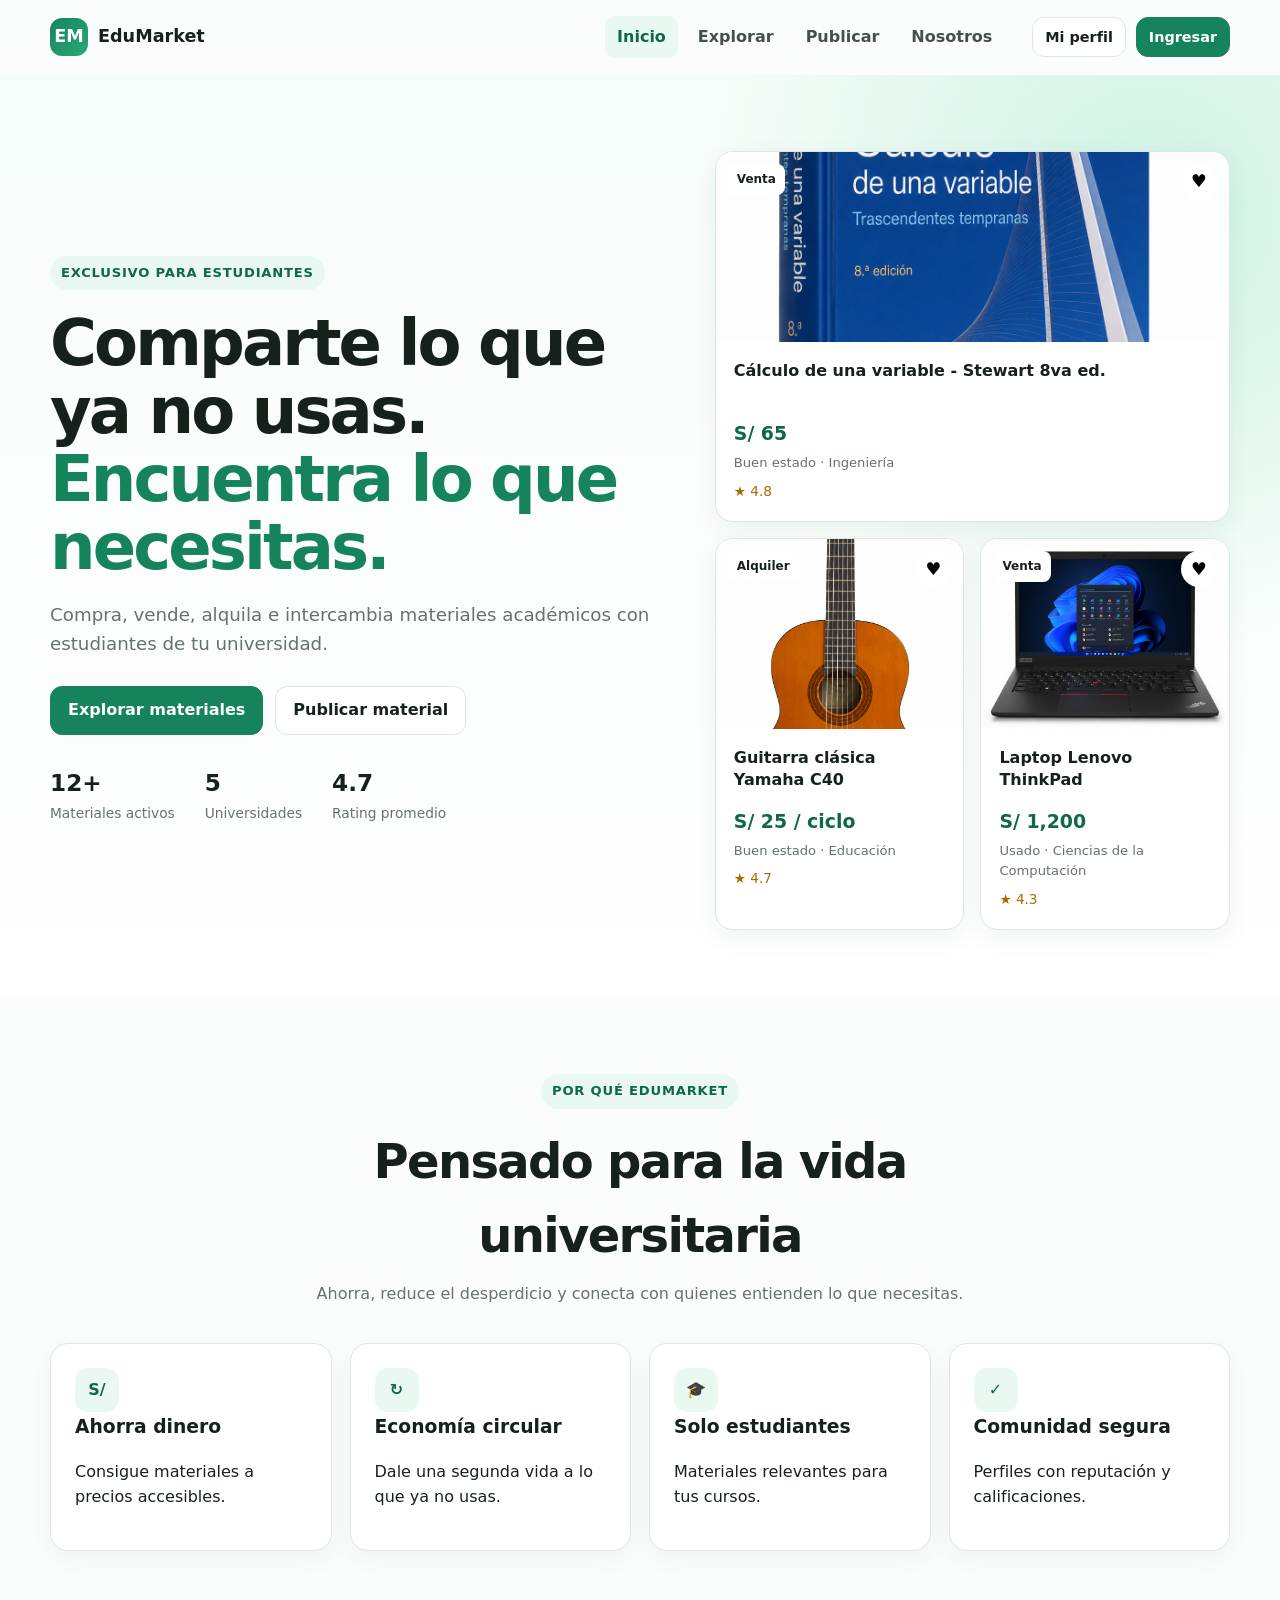
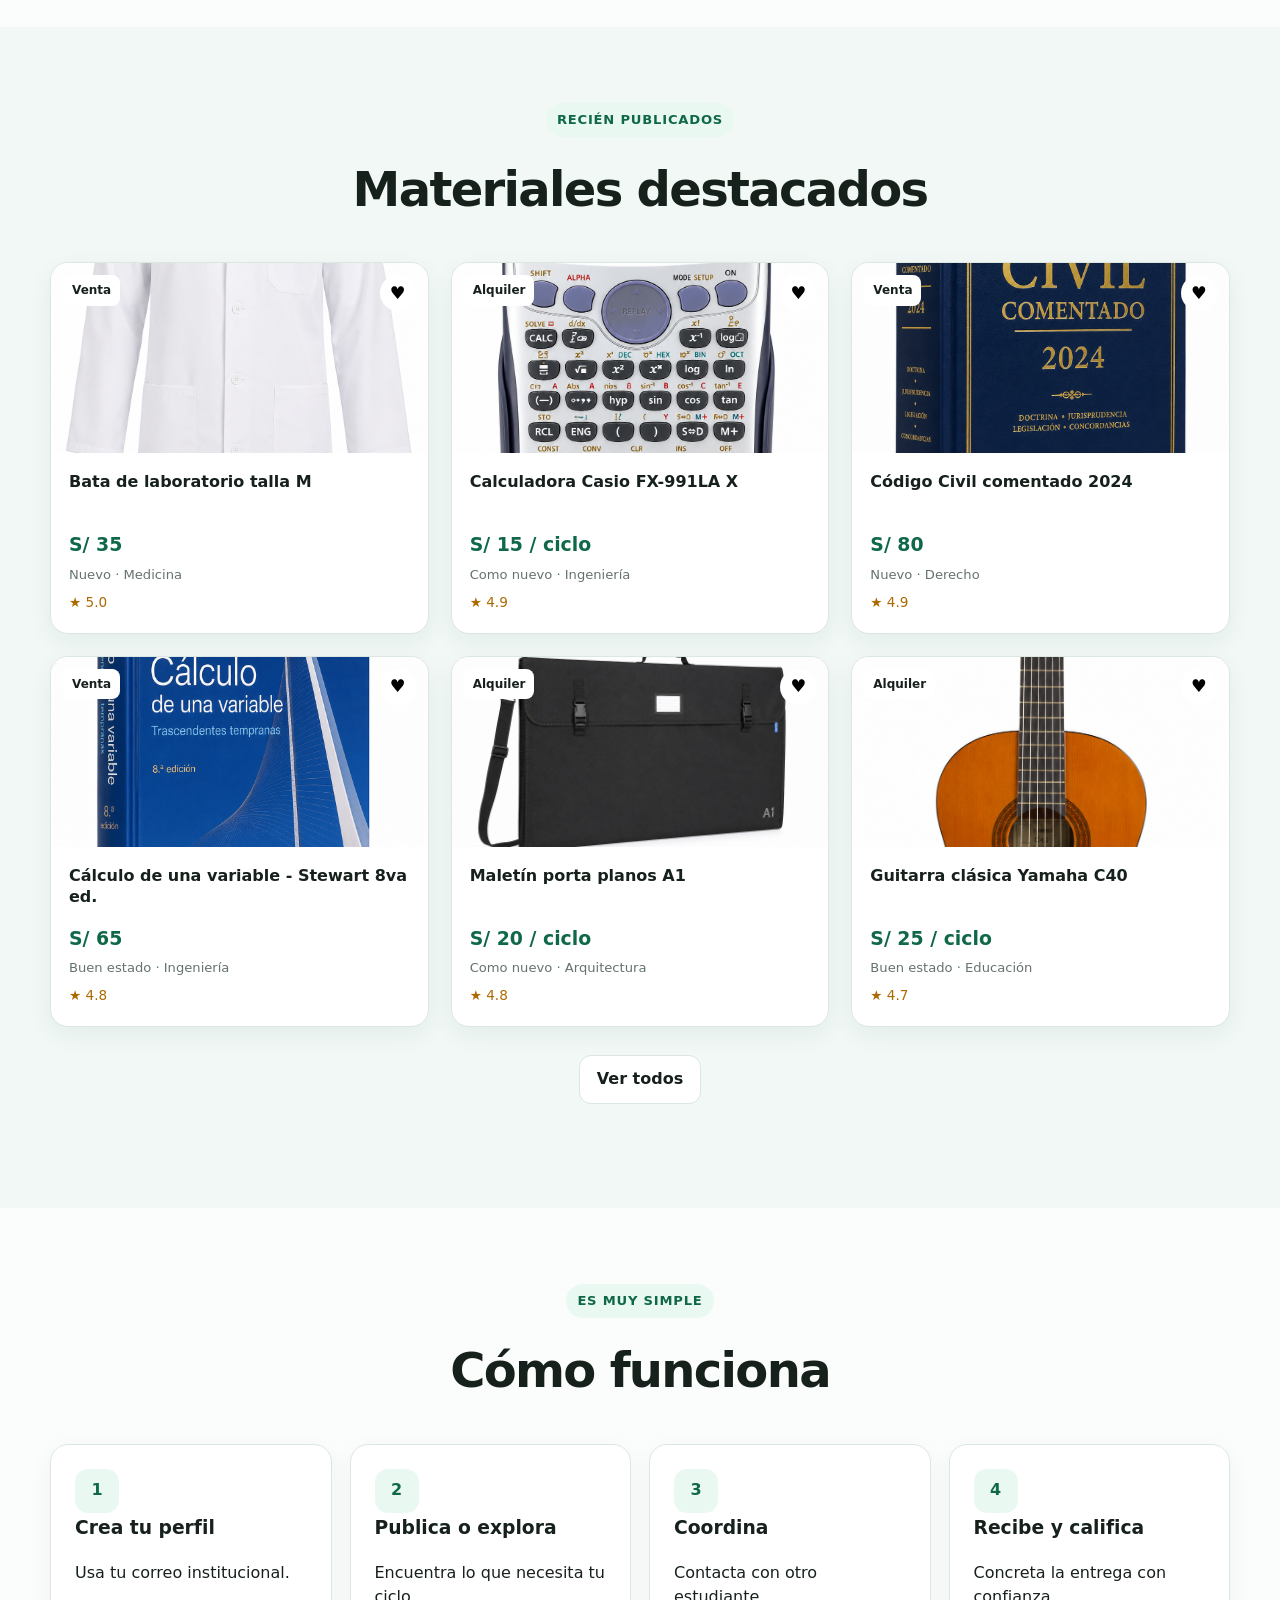
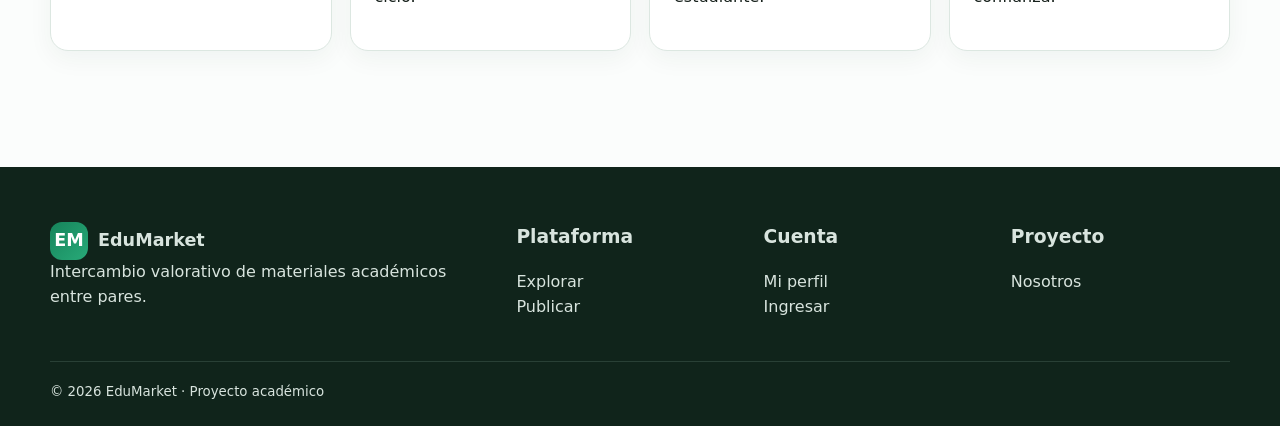
<file: index.html>
<!doctype html><html lang="es"><head><meta charset="utf-8"><meta name="viewport" content="width=device-width,initial-scale=1"><title>EduMarket | Materiales académicos entre estudiantes</title><meta name="description" content="Compra, vende, alquila e intercambia materiales académicos con estudiantes universitarios."><meta property="og:title" content="EduMarket"><meta property="og:description" content="Lo que ya no usas puede ayudar a otro estudiante."><meta property="og:type" content="website"><meta name="theme-color" content="#16845b"><link rel="icon" href="assets/favicon.svg"><link rel="stylesheet" href="css/style.css"></head><body><a class="skip" href="#main">Saltar al contenido</a>
<header class="navbar"><div class="container nav"><a class="brand" href="index.html"><span class="mark">EM</span>EduMarket</a><nav class="links" aria-label="Principal"><a class="active" href="index.html">Inicio</a><a href="explorar.html">Explorar</a><a href="publicar.html">Publicar</a><a href="nosotros.html">Nosotros</a></nav><div class="actions"><a class="btn small" href="perfil.html">Mi perfil</a><a class="btn primary small" href="login.html">Ingresar</a><button class="toggle" aria-label="Abrir menú" aria-expanded="false">☰</button></div></div></header>
<main id="main"><section class="hero"><div class="container hero-grid"><div><span class="eyebrow">Exclusivo para estudiantes</span><h1>Comparte lo que ya no usas. <span class="accent">Encuentra lo que necesitas.</span></h1><p class="lead">Compra, vende, alquila e intercambia materiales académicos con estudiantes de tu universidad.</p><div class="cta"><a class="btn primary" href="explorar.html">Explorar materiales</a><a class="btn" href="publicar.html">Publicar material</a></div><div class="stats"><div class="stat"><strong data-stat="items">—</strong><span>Materiales activos</span></div><div class="stat"><strong data-stat="unis">—</strong><span>Universidades</span></div><div class="stat"><strong data-stat="rating">—</strong><span>Rating promedio</span></div></div></div><div class="showcase" id="showcase" aria-label="Materiales destacados"></div></div></section>
<section class="section"><div class="container"><div class="heading"><span class="eyebrow">Por qué EduMarket</span><h2>Pensado para la vida universitaria</h2><p>Ahorra, reduce el desperdicio y conecta con quienes entienden lo que necesitas.</p></div><div class="features"><article class="feature"><i>S/</i><h3>Ahorra dinero</h3><p>Consigue materiales a precios accesibles.</p></article><article class="feature"><i>↻</i><h3>Economía circular</h3><p>Dale una segunda vida a lo que ya no usas.</p></article><article class="feature"><i>🎓</i><h3>Solo estudiantes</h3><p>Materiales relevantes para tus cursos.</p></article><article class="feature"><i>✓</i><h3>Comunidad segura</h3><p>Perfiles con reputación y calificaciones.</p></article></div></div></section>
<section class="section alt"><div class="container"><div class="heading"><span class="eyebrow">Recién publicados</span><h2>Materiales destacados</h2></div><div class="grid" id="featured"></div><div class="cta" style="justify-content:center"><a class="btn" href="explorar.html">Ver todos</a></div></div></section>
<section class="section"><div class="container"><div class="heading"><span class="eyebrow">Es muy simple</span><h2>Cómo funciona</h2></div><div class="steps"><article class="step"><i>1</i><h3>Crea tu perfil</h3><p>Usa tu correo institucional.</p></article><article class="step"><i>2</i><h3>Publica o explora</h3><p>Encuentra lo que necesita tu ciclo.</p></article><article class="step"><i>3</i><h3>Coordina</h3><p>Contacta con otro estudiante.</p></article><article class="step"><i>4</i><h3>Recibe y califica</h3><p>Concreta la entrega con confianza.</p></article></div></div></section></main>
<footer class="footer"><div class="container footer-grid"><div><a class="brand" href="index.html"><span class="mark">EM</span>EduMarket</a><p>Intercambio valorativo de materiales académicos entre pares.</p></div><div><h3>Plataforma</h3><a href="explorar.html">Explorar</a><br><a href="publicar.html">Publicar</a></div><div><h3>Cuenta</h3><a href="perfil.html">Mi perfil</a><br><a href="login.html">Ingresar</a></div><div><h3>Proyecto</h3><a href="nosotros.html">Nosotros</a></div></div><div class="container"><small>© 2026 EduMarket · Proyecto académico</small></div></footer>
<div class="modal-wrap" id="product-modal" role="dialog" aria-modal="true" aria-hidden="true" aria-labelledby="m-name"><div class="modal"><button class="close" data-close aria-label="Cerrar">✕</button><div class="modal-grid"><img id="m-img" src="assets/favicon.svg" alt=""><div><span class="eyebrow" id="m-type"></span><h2 id="m-name"></h2><strong class="price" id="m-price"></strong><p id="m-desc"></p><p class="meta" id="m-meta"></p><p id="m-seller"></p><button class="btn primary" id="m-action"></button></div></div></div></div><script src="js/productos.js"></script><script src="js/app.js"></script></body></html>
</file>
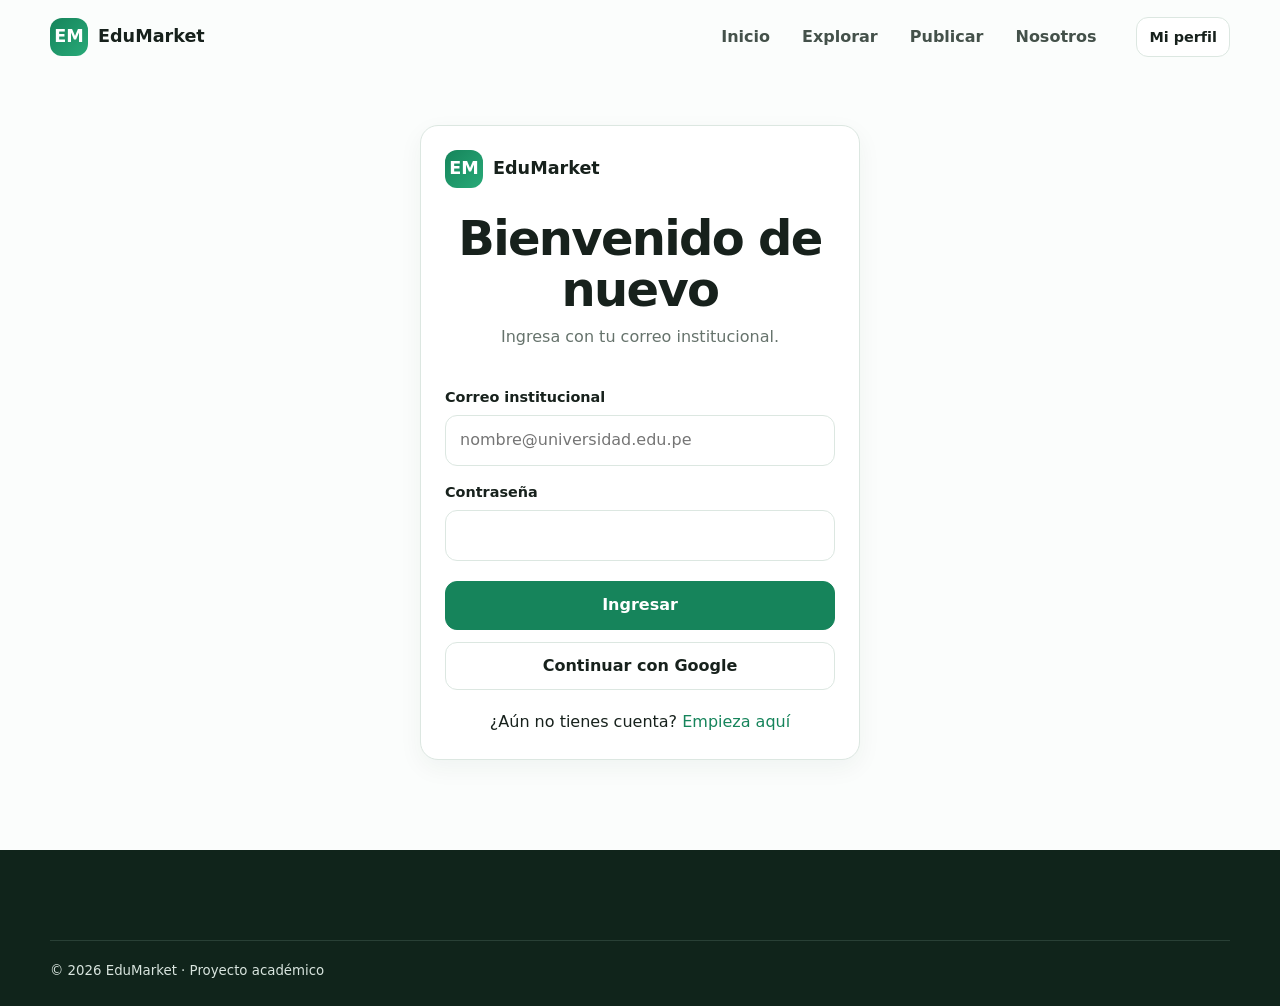
<file: login.html>
<!doctype html><html lang="es"><head><meta charset="utf-8"><meta name="viewport" content="width=device-width,initial-scale=1"><title>Ingresar | EduMarket</title><meta name="description" content="Ingresa a EduMarket con tu correo institucional."><meta property="og:title" content="Ingresar | EduMarket"><meta property="og:type" content="website"><link rel="icon" href="assets/favicon.svg"><link rel="stylesheet" href="css/style.css"></head><body><a class="skip" href="#main">Saltar al contenido</a><header class="navbar"><div class="container nav"><a class="brand" href="index.html"><span class="mark">EM</span>EduMarket</a><nav class="links"><a href="index.html">Inicio</a><a href="explorar.html">Explorar</a><a href="publicar.html">Publicar</a><a href="nosotros.html">Nosotros</a></nav><div class="actions"><a class="btn small" href="perfil.html">Mi perfil</a><button class="toggle" aria-label="Abrir menú" aria-expanded="false">☰</button></div></div></header><main id="main" class="login"><section class="panel"><a class="brand" href="index.html"><span class="mark">EM</span>EduMarket</a><div class="heading" style="margin-top:25px"><h1>Bienvenido de nuevo</h1><p>Ingresa con tu correo institucional.</p></div><form id="login-form"><div class="group"><label for="email">Correo institucional</label><input class="control" id="email" type="email" autocomplete="email" required placeholder="nombre@universidad.edu.pe"></div><div class="group" style="margin-top:15px"><label for="password">Contraseña</label><input class="control" id="password" type="password" autocomplete="current-password" minlength="6" required></div><button class="btn primary" type="submit" style="width:100%;margin-top:20px">Ingresar</button></form><button class="btn" type="button" style="width:100%;margin-top:12px" data-soon>Continuar con Google</button><p style="text-align:center;margin:20px 0 0">¿Aún no tienes cuenta? <a class="accent" href="publicar.html">Empieza aquí</a></p></section></main><footer class="footer"><div class="container"><small>© 2026 EduMarket · Proyecto académico</small></div></footer><script src="js/productos.js"></script><script src="js/app.js"></script></body></html>
</file>
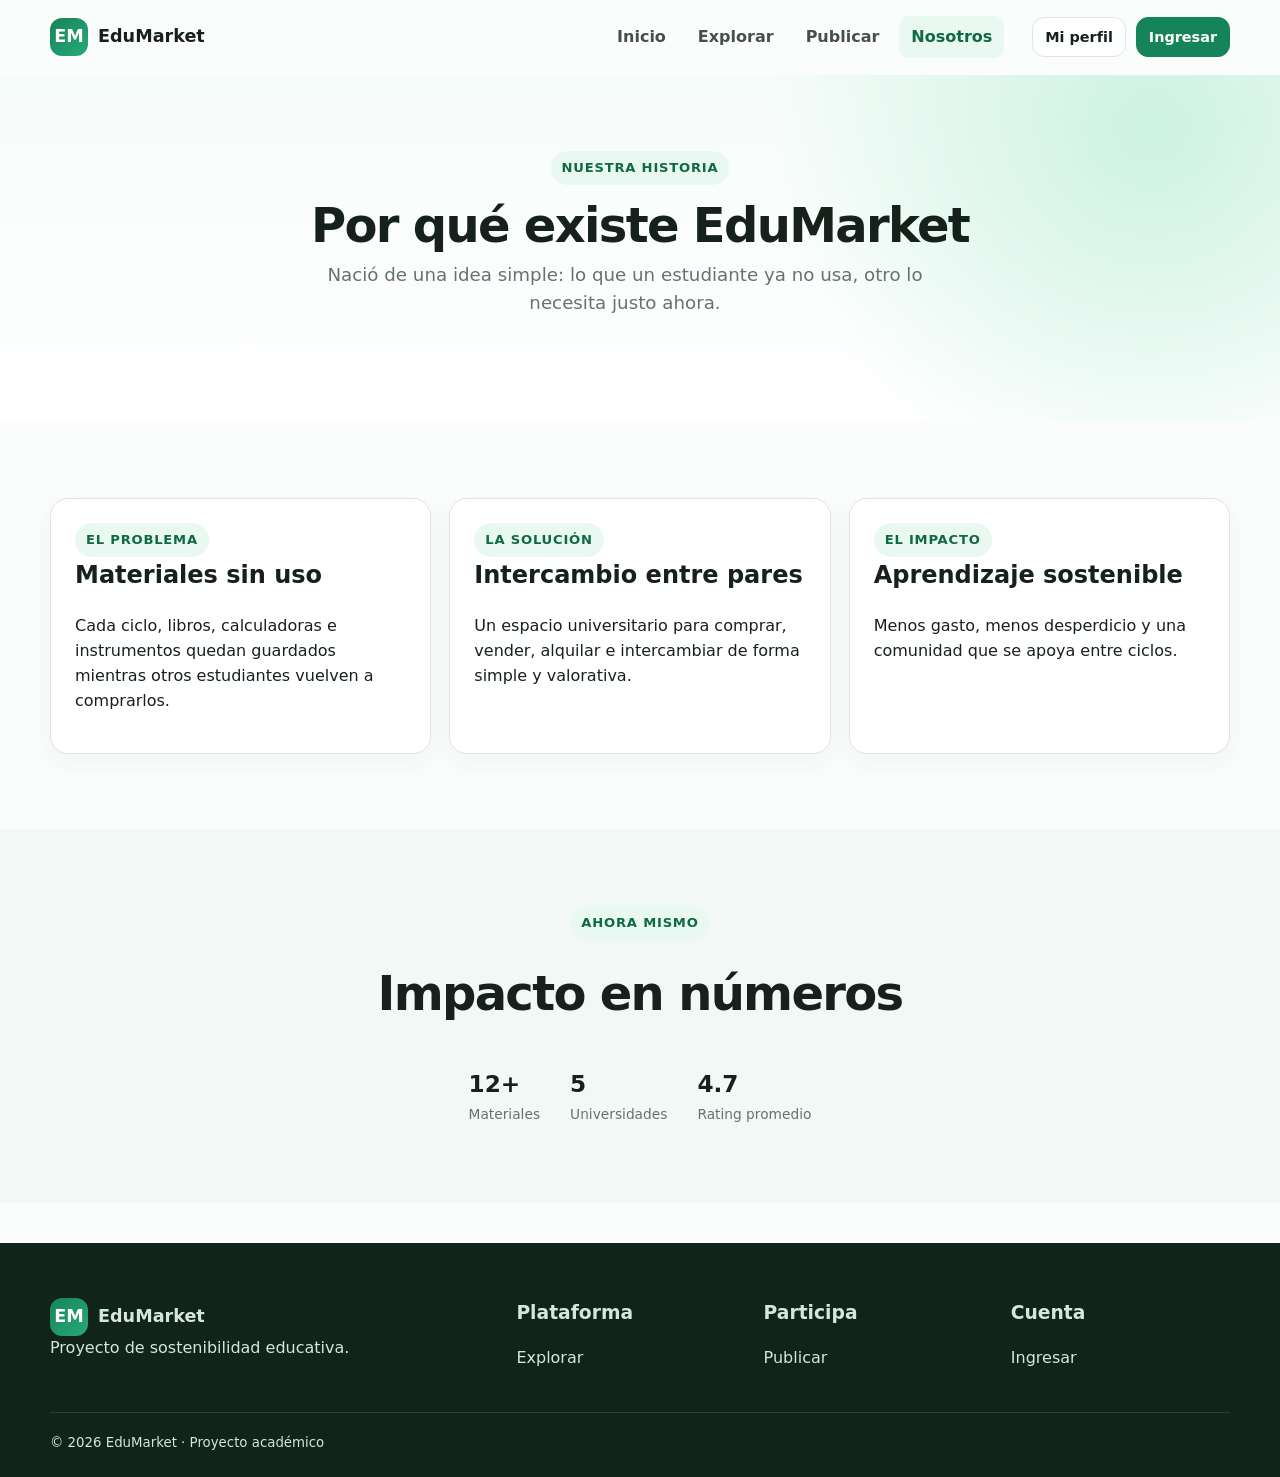
<file: nosotros.html>
<!doctype html><html lang="es"><head><meta charset="utf-8"><meta name="viewport" content="width=device-width,initial-scale=1"><title>Nosotros | EduMarket</title><meta name="description" content="Conoce el problema, la solución y el impacto de EduMarket."><meta property="og:title" content="Nosotros | EduMarket"><meta property="og:description" content="Un material que ya no utilizas puede ayudar al aprendizaje de otro estudiante."><meta property="og:type" content="website"><link rel="icon" href="assets/favicon.svg"><link rel="stylesheet" href="css/style.css"></head><body><a class="skip" href="#main">Saltar al contenido</a><header class="navbar"><div class="container nav"><a class="brand" href="index.html"><span class="mark">EM</span>EduMarket</a><nav class="links"><a href="index.html">Inicio</a><a href="explorar.html">Explorar</a><a href="publicar.html">Publicar</a><a class="active" href="nosotros.html">Nosotros</a></nav><div class="actions"><a class="btn small" href="perfil.html">Mi perfil</a><a class="btn primary small" href="login.html">Ingresar</a><button class="toggle" aria-label="Abrir menú" aria-expanded="false">☰</button></div></div></header>
<main id="main"><section class="hero"><div class="container heading"><span class="eyebrow">Nuestra historia</span><h1>Por qué existe EduMarket</h1><p class="lead">Nació de una idea simple: lo que un estudiante ya no usa, otro lo necesita justo ahora.</p></div></section><section class="section"><div class="container"><div class="about" style="grid-template-columns:repeat(3,1fr)"><article class="panel"><span class="eyebrow">El problema</span><h2>Materiales sin uso</h2><p>Cada ciclo, libros, calculadoras e instrumentos quedan guardados mientras otros estudiantes vuelven a comprarlos.</p></article><article class="panel"><span class="eyebrow">La solución</span><h2>Intercambio entre pares</h2><p>Un espacio universitario para comprar, vender, alquilar e intercambiar de forma simple y valorativa.</p></article><article class="panel"><span class="eyebrow">El impacto</span><h2>Aprendizaje sostenible</h2><p>Menos gasto, menos desperdicio y una comunidad que se apoya entre ciclos.</p></article></div></div></section><section class="section alt"><div class="container"><div class="heading"><span class="eyebrow">Ahora mismo</span><h2>Impacto en números</h2></div><div class="stats" style="justify-content:center"><div class="stat"><strong data-stat="items">—</strong><span>Materiales</span></div><div class="stat"><strong data-stat="unis">—</strong><span>Universidades</span></div><div class="stat"><strong data-stat="rating">—</strong><span>Rating promedio</span></div></div></div></section></main><footer class="footer"><div class="container footer-grid"><div><a class="brand" href="index.html"><span class="mark">EM</span>EduMarket</a><p>Proyecto de sostenibilidad educativa.</p></div><div><h3>Plataforma</h3><a href="explorar.html">Explorar</a></div><div><h3>Participa</h3><a href="publicar.html">Publicar</a></div><div><h3>Cuenta</h3><a href="login.html">Ingresar</a></div></div><div class="container"><small>© 2026 EduMarket · Proyecto académico</small></div></footer><script src="js/productos.js"></script><script src="js/app.js"></script></body></html>
</file>
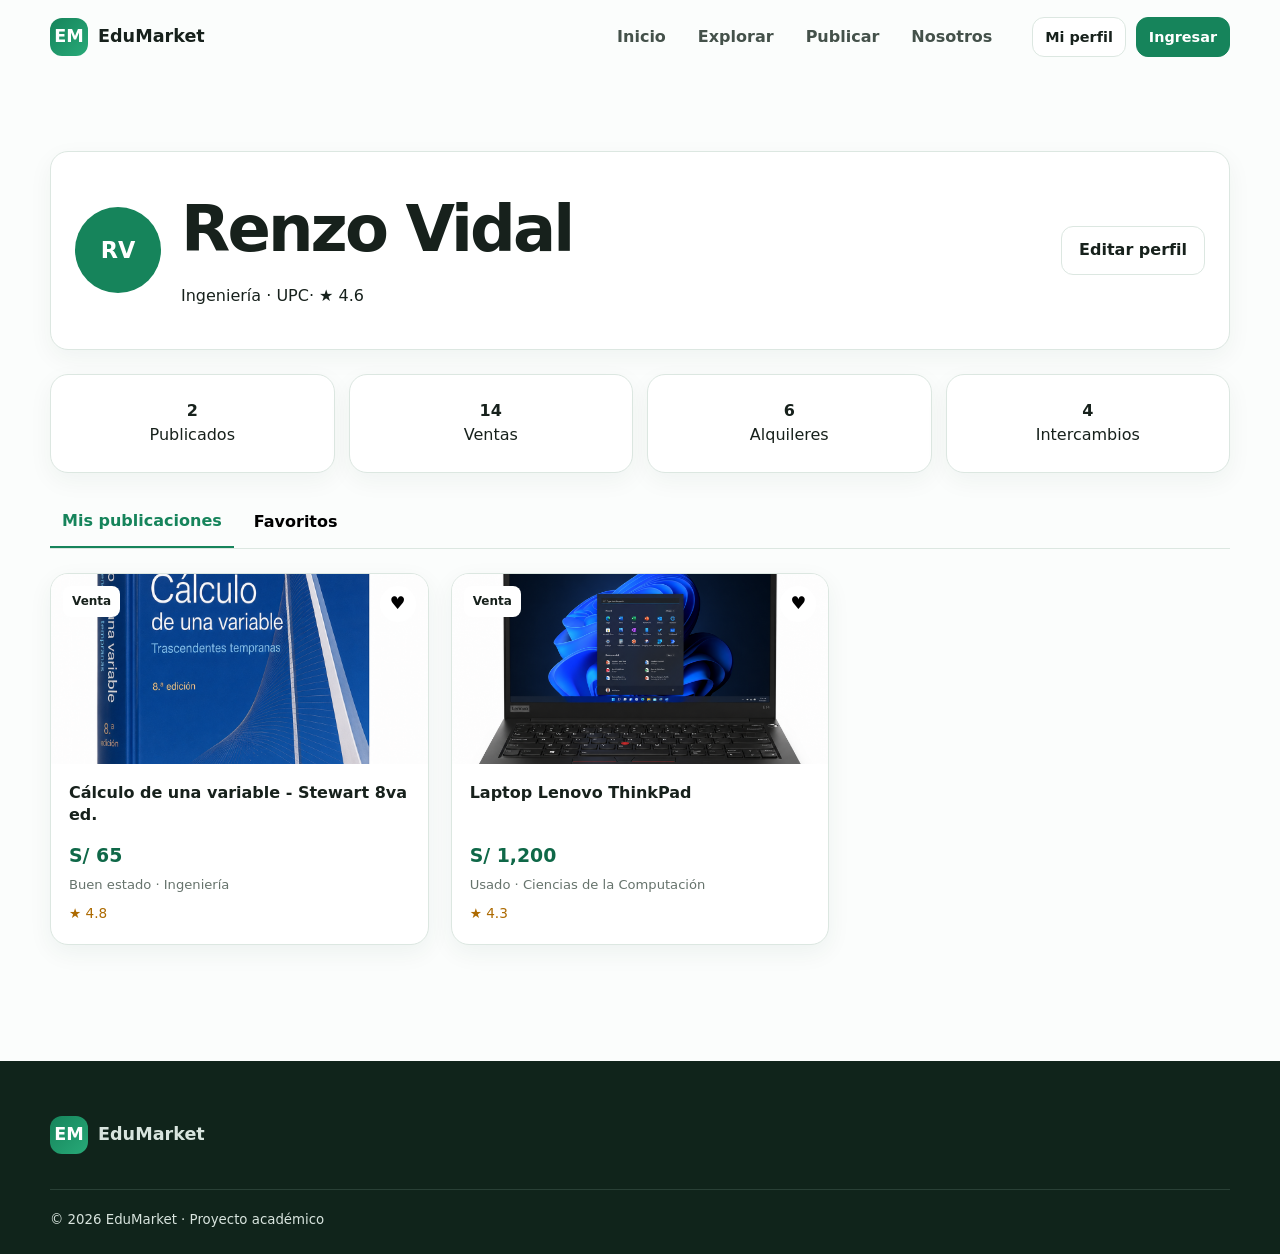
<file: perfil.html>
<!doctype html><html lang="es"><head><meta charset="utf-8"><meta name="viewport" content="width=device-width,initial-scale=1"><title>Mi perfil | EduMarket</title><meta name="description" content="Gestiona tus publicaciones y materiales favoritos en EduMarket."><meta property="og:title" content="Perfil | EduMarket"><meta property="og:type" content="profile"><link rel="icon" href="assets/favicon.svg"><link rel="stylesheet" href="css/style.css"></head><body><a class="skip" href="#main">Saltar al contenido</a><header class="navbar"><div class="container nav"><a class="brand" href="index.html"><span class="mark">EM</span>EduMarket</a><nav class="links"><a href="index.html">Inicio</a><a href="explorar.html">Explorar</a><a href="publicar.html">Publicar</a><a href="nosotros.html">Nosotros</a></nav><div class="actions"><a class="btn small" href="perfil.html">Mi perfil</a><a class="btn primary small" href="login.html">Ingresar</a><button class="toggle" aria-label="Abrir menú" aria-expanded="false">☰</button></div></div></header>
<main id="main" class="section"><div class="container"><section class="panel profile-head"><div class="avatar">RV</div><div><h1>Renzo Vidal</h1><p>Ingeniería · UPC· ★ 4.6</p></div><button class="btn" style="margin-left:auto" data-soon>Editar perfil</button></section><div class="profile-stats"><div class="panel"><strong id="published">0</strong><br>Publicados</div><div class="panel"><strong>14</strong><br>Ventas</div><div class="panel"><strong>6</strong><br>Alquileres</div><div class="panel"><strong>4</strong><br>Intercambios</div></div><div class="tabs" role="tablist"><button class="tab active" data-tab="mine" role="tab">Mis publicaciones</button><button class="tab" data-tab="favorites" role="tab">Favoritos</button></div><div class="grid" id="mine"></div><div class="grid" id="favorites" hidden></div></div></main><footer class="footer"><div class="container"><a class="brand" href="index.html"><span class="mark">EM</span>EduMarket</a><small>© 2026 EduMarket · Proyecto académico</small></div></footer>
<div class="modal-wrap" id="product-modal" role="dialog" aria-modal="true" aria-hidden="true" aria-labelledby="m-name"><div class="modal"><button class="close" data-close aria-label="Cerrar">✕</button><div class="modal-grid"><img id="m-img" src="assets/favicon.svg" alt=""><div><span class="eyebrow" id="m-type"></span><h2 id="m-name"></h2><strong class="price" id="m-price"></strong><p id="m-desc"></p><p class="meta" id="m-meta"></p><p id="m-seller"></p><button class="btn primary" id="m-action"></button></div></div></div></div><script src="js/productos.js"></script><script src="js/app.js"></script></body></html>
</file>
<file: css/style.css>
:root{--green:#16845b;--green2:#0f6848;--mint:#eaf8f2;--ink:#17211c;--muted:#66736c;--line:#dce7e1;--white:#fff;--shadow:0 14px 40px rgba(15,60,43,.11);--r:18px;--max:1180px}*{box-sizing:border-box}html{scroll-behavior:smooth}body{margin:0;font:16px/1.55 Inter,system-ui,-apple-system,Segoe UI,sans-serif;color:var(--ink);background:#fbfdfc}img{max-width:100%;display:block}a{color:inherit;text-decoration:none}button,input,select,textarea{font:inherit}button{cursor:pointer}.container{width:min(calc(100% - 32px),var(--max));margin:auto}.skip{position:fixed;left:16px;top:-70px;background:var(--ink);color:#fff;padding:10px 14px;z-index:100;border-radius:10px}.skip:focus{top:12px}.navbar{position:sticky;top:0;z-index:30;background:rgba(251,253,252,.9);backdrop-filter:blur(14px);border-bottom:1px solid transparent}.navbar.is-scrolled{border-color:var(--line);box-shadow:0 5px 20px rgba(20,50,38,.06)}.nav{height:74px;display:flex;align-items:center;gap:28px}.brand{display:flex;align-items:center;gap:10px;font-weight:800;font-size:1.1rem;margin-right:auto}.mark{display:grid;place-items:center;width:38px;height:38px;border-radius:12px;background:linear-gradient(135deg,var(--green),#28aa78);color:#fff}.links{display:flex;gap:8px}.links a{padding:9px 12px;border-radius:10px;color:#44514a;font-weight:600}.links a:hover,.links a.active{background:var(--mint);color:var(--green2)}.actions{display:flex;gap:10px}.toggle{display:none;border:0;background:transparent;font-size:1.4rem}.btn{display:inline-flex;align-items:center;justify-content:center;gap:8px;border:1px solid var(--line);border-radius:12px;padding:11px 17px;font-weight:700;background:#fff;color:var(--ink);transition:.2s}.btn:hover{transform:translateY(-2px);box-shadow:0 8px 20px rgba(15,60,43,.12)}.btn.primary{background:var(--green);border-color:var(--green);color:#fff}.btn.small{padding:8px 12px;font-size:.9rem}.hero{padding:76px 0 68px;background:radial-gradient(circle at 90% 15%,#cdf2e3 0,transparent 32%),linear-gradient(180deg,#f6fcf9,#fff)}.hero-grid{display:grid;grid-template-columns:1.08fr .92fr;align-items:center;gap:60px}.eyebrow{display:inline-block;color:var(--green2);background:var(--mint);padding:7px 11px;border-radius:999px;font-size:.82rem;font-weight:800;text-transform:uppercase;letter-spacing:.06em}h1,h2,h3,h4,p{margin-top:0}h1{font-size:clamp(2.4rem,5vw,4.35rem);line-height:1.06;letter-spacing:-.045em;margin:20px 0}.accent{color:var(--green)}.lead{font-size:1.14rem;color:var(--muted);max-width:650px}.cta{display:flex;gap:12px;flex-wrap:wrap;margin:28px 0}.stats{display:flex;gap:30px;margin-top:30px}.stat strong{display:block;font-size:1.45rem}.stat span{color:var(--muted);font-size:.86rem}.showcase{display:grid;grid-template-columns:1fr 1fr;gap:16px}.showcase .card:first-child{grid-column:span 2}.section{padding:76px 0}.alt{background:#f1f8f5}.heading{max-width:680px;margin:0 auto 36px;text-align:center}.heading h1,.heading h2{font-size:clamp(2rem,4vw,3rem);letter-spacing:-.035em;margin:15px 0 10px}.heading p{color:var(--muted)}.features,.steps,.about{display:grid;grid-template-columns:repeat(4,1fr);gap:18px}.feature,.step,.panel{background:#fff;border:1px solid var(--line);border-radius:var(--r);padding:24px;box-shadow:0 8px 24px rgba(15,60,43,.05)}.feature i,.step i{font-style:normal;display:grid;place-items:center;width:44px;height:44px;border-radius:13px;background:var(--mint);color:var(--green2);font-weight:800}.grid{display:grid;grid-template-columns:repeat(3,1fr);gap:22px}.card{background:#fff;border:1px solid var(--line);border-radius:var(--r);overflow:hidden;box-shadow:0 8px 25px rgba(15,60,43,.06);transition:.22s}.card:hover{transform:translateY(-4px);box-shadow:var(--shadow)}.card-img{height:190px;position:relative;background:#dcebe4;overflow:hidden}.card-img img{width:100%;height:100%;object-fit:cover}.badge{position:absolute;left:12px;top:12px;background:#fff;padding:6px 9px;border-radius:8px;font-size:.75rem;font-weight:800}.fav{position:absolute;right:12px;top:12px;border:0;background:#fff;width:36px;height:36px;border-radius:50%;font-size:1.1rem}.fav.active{color:#d72e56}.card-body{padding:18px}.card h3{font-size:1rem;line-height:1.35;min-height:43px}.price{display:block;color:var(--green2);font-size:1.18rem;font-weight:800}.meta{display:block;color:var(--muted);font-size:.82rem;margin:5px 0}.rating{color:#ad6a00;font-size:.85rem}.toolbar{padding:36px 0 18px}.filters{display:grid;grid-template-columns:2fr repeat(3,1fr);gap:12px}.control{width:100%;border:1px solid var(--line);border-radius:12px;padding:12px 14px;background:#fff;color:var(--ink)}.chips{display:flex;gap:8px;overflow:auto;padding:14px 0}.chip{white-space:nowrap;border:1px solid var(--line);background:#fff;border-radius:999px;padding:8px 12px}.chip.active{background:var(--green);color:#fff;border-color:var(--green)}.result{color:var(--muted);margin-bottom:18px}.form-layout{display:grid;grid-template-columns:1.15fr .85fr;gap:30px}.form-grid{display:grid;grid-template-columns:1fr 1fr;gap:16px}.group{display:flex;flex-direction:column;gap:7px}.group.full{grid-column:1/-1}.group label{font-weight:700;font-size:.9rem}.types{display:flex;gap:12px;flex-wrap:wrap}.upload{border:2px dashed #b7cec2;border-radius:15px;padding:25px;text-align:center;background:#f7fbf9}.profile-head{display:flex;align-items:center;gap:20px}.avatar{display:grid;place-items:center;width:86px;height:86px;border-radius:50%;background:var(--green);color:#fff;font-size:1.4rem;font-weight:800}.profile-stats{display:grid;grid-template-columns:repeat(4,1fr);gap:14px;margin:24px 0}.profile-stats .panel{text-align:center}.tabs{display:flex;gap:8px;border-bottom:1px solid var(--line);margin-bottom:24px}.tab{border:0;background:transparent;padding:12px;font-weight:700}.tab.active{color:var(--green);border-bottom:2px solid var(--green)}.login{min-height:70vh;display:grid;place-items:center;padding:50px 16px}.login .panel{width:min(100%,440px)}.footer{background:#10241b;color:#d8e4de;padding:55px 0 24px;margin-top:40px}.footer-grid{display:grid;grid-template-columns:2fr repeat(3,1fr);gap:28px}.footer a{color:#d8e4de}.footer small{display:block;border-top:1px solid #294036;margin-top:35px;padding-top:20px}.modal-wrap{display:none;position:fixed;inset:0;z-index:60;background:rgba(5,20,14,.68);padding:20px;place-items:center}.modal-wrap.open{display:grid}.modal{background:#fff;width:min(900px,100%);max-height:90vh;overflow:auto;border-radius:22px;padding:25px;position:relative}.modal-grid{display:grid;grid-template-columns:1fr 1fr;gap:24px}.modal-grid img{width:100%;height:360px;object-fit:cover;border-radius:15px}.close{position:absolute;right:14px;top:14px;border:0;background:#fff;border-radius:50%;width:38px;height:38px}.toast{position:fixed;right:20px;bottom:20px;background:#10241b;color:#fff;border-radius:12px;padding:13px 18px;z-index:80;opacity:0;transform:translateY(12px);pointer-events:none;transition:.2s}.toast.show{opacity:1;transform:none}.empty{grid-column:1/-1;text-align:center;padding:40px;color:var(--muted)}:focus-visible{outline:3px solid #52c795;outline-offset:3px}@media(max-width:900px){.links{display:none;position:absolute;left:16px;right:16px;top:68px;background:#fff;border:1px solid var(--line);padding:10px;border-radius:14px;box-shadow:var(--shadow);flex-direction:column}.links.open{display:flex}.toggle{display:block}.actions .btn:first-child{display:none}.hero-grid,.form-layout{grid-template-columns:1fr}.features,.steps{grid-template-columns:1fr 1fr}.grid{grid-template-columns:1fr 1fr}.filters{grid-template-columns:1fr 1fr}.footer-grid{grid-template-columns:1fr 1fr}.showcase{max-width:620px}}@media(max-width:580px){.actions .primary{display:none}.hero{padding-top:45px}.stats{gap:16px;justify-content:space-between}.stat span{font-size:.73rem}.features,.steps,.grid,.filters,.form-grid,.profile-stats,.footer-grid,.modal-grid{grid-template-columns:1fr}.card-img{height:220px}.profile-head{align-items:flex-start;flex-wrap:wrap}.modal-grid img{height:230px}}
</file>
